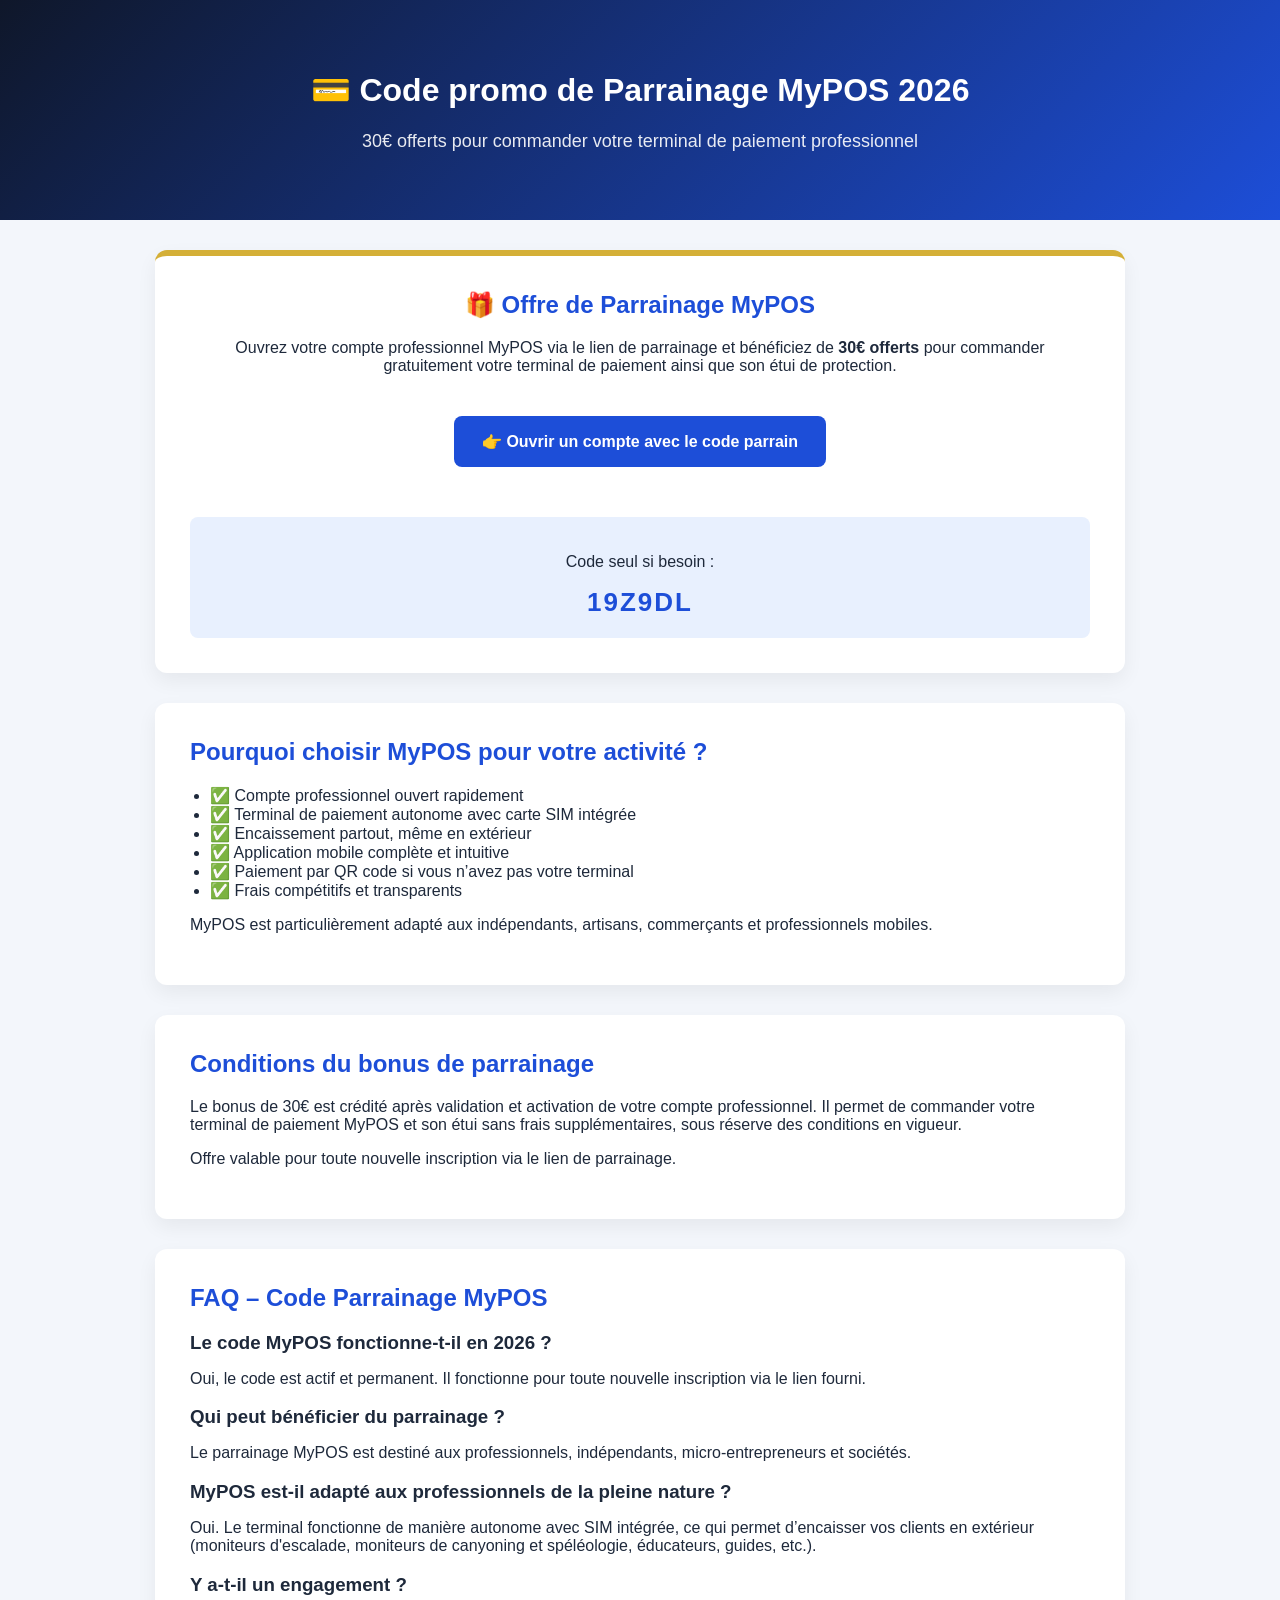
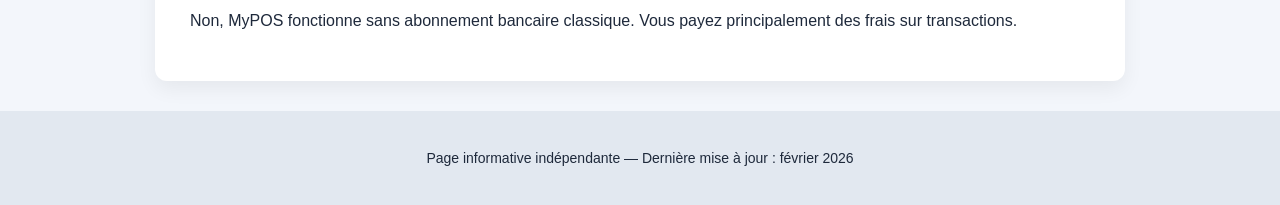
<file: index.html>
<!DOCTYPE html>
<html lang="fr">
<head>
<meta charset="UTF-8">

<title>Code promo de Parrainage MyPOS 2026 : 30€ Offerts pour Terminal Gratuit</title>

<meta name="description" content="Code parrain MyPOS actif en 2026. Obtenez 30€ offerts pour votre terminal de paiement professionnel. Offre vérifiée et permanente.">

<meta name="viewport" content="width=device-width, initial-scale=1">

<link rel="stylesheet" href="style.css">

<!-- Open Graph -->
<meta property="og:title" content="Code Parrain MyPOS 2026 - 30€ Offerts">
<meta property="og:description" content="Profitez de 30€ offerts pour commander votre terminal MyPOS grâce au parrainage.">
<meta property="og:type" content="website">
<meta property="og:url" content="https://super-parrain.github.io/code-parrainage-mypos/">
</head>

<body>

<header>
<h1>💳 Code promo de Parrainage MyPOS 2026</h1>
<p class="subtitle">30€ offerts pour commander votre terminal de paiement professionnel</p>
</header>

<section class="card highlight">
<h2>🎁 Offre de Parrainage MyPOS</h2>

<p>Ouvrez votre compte professionnel MyPOS via le lien de parrainage et bénéficiez de <strong>30€ offerts</strong> pour commander gratuitement votre terminal de paiement ainsi que son étui de protection.</p>

  <a class="cta" href="https://mypos.com/fr-fr/ref/19Z9DL/HUMBERTROMAINCH" target="_blank" rel="nofollow sponsored">
        👉 Ouvrir un compte avec le code parrain
    </a>

    <div class="code-box">
        <p>Code seul si besoin :</p>
        <strong>19Z9DL</strong>
    </div>
</section>

<section class="card">
<h2>Pourquoi choisir MyPOS pour votre activité ?</h2>

<ul>
<li>✅ Compte professionnel ouvert rapidement</li>
<li>✅ Terminal de paiement autonome avec carte SIM intégrée</li>
<li>✅ Encaissement partout, même en extérieur</li>
<li>✅ Application mobile complète et intuitive</li>
<li>✅ Paiement par QR code si vous n’avez pas votre terminal</li>
<li>✅ Frais compétitifs et transparents</li>
</ul>

<p>MyPOS est particulièrement adapté aux indépendants, artisans, commerçants et professionnels mobiles.</p>
</section>

<section class="card">
<h2>Conditions du bonus de parrainage</h2>

<p>Le bonus de 30€ est crédité après validation et activation de votre compte professionnel. Il permet de commander votre terminal de paiement MyPOS et son étui sans frais supplémentaires, sous réserve des conditions en vigueur.</p>

<p>Offre valable pour toute nouvelle inscription via le lien de parrainage.</p>
</section>

<section class="card faq">
<h2>FAQ – Code Parrainage MyPOS</h2>

<h3>Le code MyPOS fonctionne-t-il en 2026 ?</h3>
<p>Oui, le code est actif et permanent. Il fonctionne pour toute nouvelle inscription via le lien fourni.</p>

<h3>Qui peut bénéficier du parrainage ?</h3>
<p>Le parrainage MyPOS est destiné aux professionnels, indépendants, micro-entrepreneurs et sociétés.</p>

<h3>MyPOS est-il adapté aux professionnels de la pleine nature ?</h3>
<p>Oui. Le terminal fonctionne de manière autonome avec SIM intégrée, ce qui permet d’encaisser vos clients en extérieur (moniteurs d'escalade, moniteurs de canyoning et spéléologie, éducateurs, guides, etc.).</p>

<h3>Y a-t-il un engagement ?</h3>
<p>Non, MyPOS fonctionne sans abonnement bancaire classique. Vous payez principalement des frais sur transactions.</p>

</section>

<footer>
<p>Page informative indépendante — Dernière mise à jour : février 2026</p>
</footer>

</body>
</html>
</file>
<file: style.css>
body {
    font-family: Arial, sans-serif;
    margin: 0;
    background-color: #f3f6fb;
    color: #1e293b;
}

header {
    background: linear-gradient(135deg, #0f172a, #1d4ed8);
    color: white;
    text-align: center;
    padding: 50px 20px;
}

.subtitle {
    font-size: 18px;
    opacity: 0.9;
}

.card {
    background: white;
    max-width: 900px;
    margin: 30px auto;
    padding: 35px;
    border-radius: 12px;
    box-shadow: 0 8px 20px rgba(0,0,0,0.06);
}

.highlight {
    text-align: center;
    border-top: 6px solid #d4af37;
}

.cta {
    display: inline-block;
    margin: 25px 0;
    padding: 16px 28px;
    background-color: #1d4ed8;
    color: white;
    text-decoration: none;
    font-weight: bold;
    border-radius: 8px;
    transition: 0.3s;
}

.cta:hover {
    background-color: #0f172a;
}

.code-box {
    background: #e8f0fe;
    padding: 20px;
    border-radius: 8px;
    margin-top: 25px;
}

.code-box strong {
    font-size: 26px;
    color: #1d4ed8;
    letter-spacing: 2px;
}

ul {
    padding-left: 20px;
}

h2 {
    margin-top: 0;
    color: #1d4ed8;
}

.faq h3 {
    margin-bottom: 5px;
}

.small {
    font-size: 14px;
    color: #64748b;
    margin-top: 15px;
}

footer {
    text-align: center;
    padding: 25px;
    background-color: #e2e8f0;
    font-size: 14px;
}
</file>
